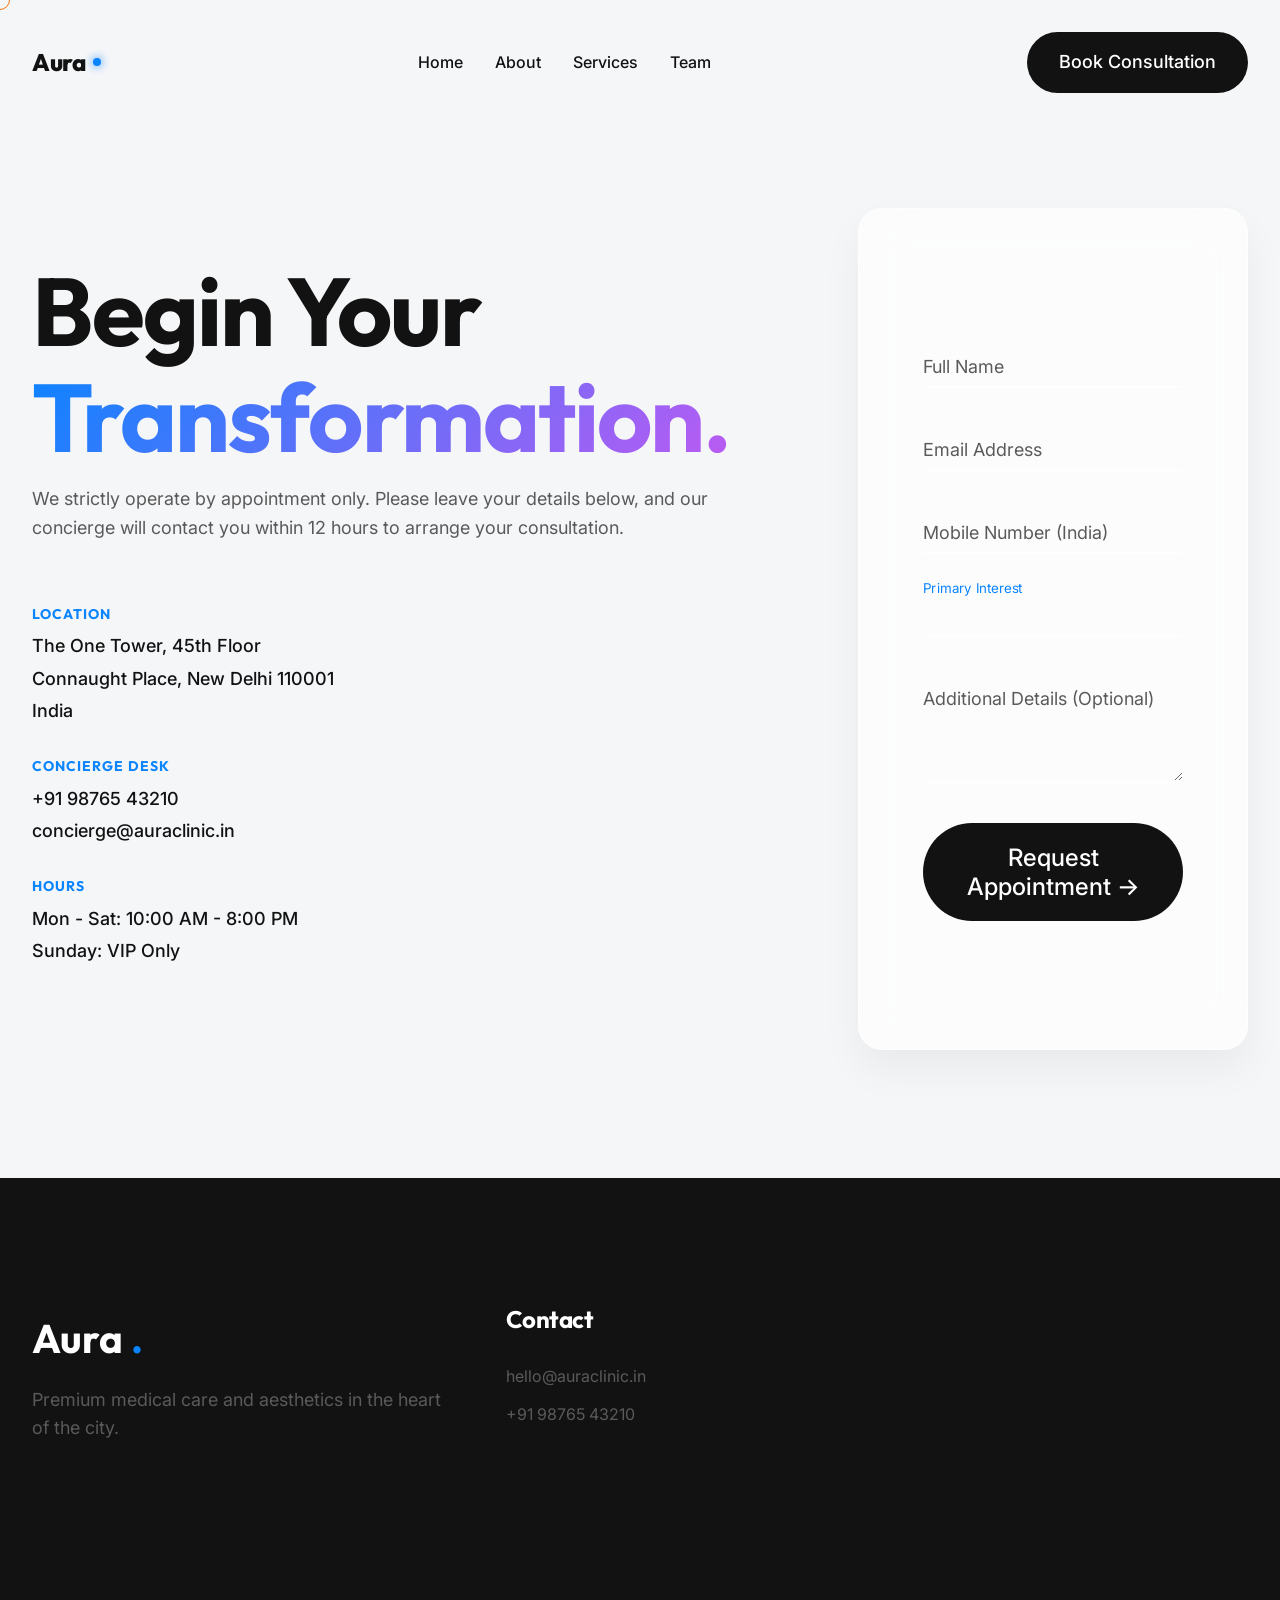
<file: contact.html>
<!DOCTYPE html>
<html lang="en">

<head>
    <meta charset="UTF-8">
    <meta name="viewport" content="width=device-width, initial-scale=1.0">
    <title>Aura | Contact Us</title>
    <meta name="description" content="Reach out to Aura Clinic to schedule your premium consultation.">
    <link rel="stylesheet" href="css/style.css">
    <link rel="stylesheet" href="css/contact.css">
</head>

<body>

    <!-- Global Nav -->
    <nav class="navbar">
        <div class="container navbar-inner">
            <a href="index.html" class="logo">
                Aura <span class="logo-dot"></span>
            </a>
            <div class="nav-links">
                <a href="index.html" class="nav-link">Home</a>
                <a href="about.html" class="nav-link">About</a>
                <a href="services.html" class="nav-link">Services</a>
                <a href="team.html" class="nav-link">Team</a>
            </div>
            <a href="contact.html" class="btn btn-primary nav-cta">Book Consultation</a>
        </div>
    </nav>

    <!-- Contact Section -->
    <section class="section wrapper-contact pt-nav">
        <div class="hero-bg" data-parallax="0.2">
            <div class="glow-orb orb-1" style="background:var(--color-accent-blue); opacity:0.2; top:0; left:50%;">
            </div>
        </div>

        <div class="container relative z-10">
            <div class="contact-grid">

                <!-- Info Panel -->
                <div class="contact-info reveal-up">
                    <h1 class="mb-sm">Begin Your <br><span class="text-gradient">Transformation.</span></h1>
                    <p class="text-lg mb-lg">We strictly operate by appointment only. Please leave your details below,
                        and our concierge will contact you within 12 hours to arrange your consultation.</p>

                    <div class="contact-details mt-xl">
                        <div class="detail-block mb-md">
                            <h4 class="mb-xs">Location</h4>
                            <p>The One Tower, 45th Floor<br>Connaught Place, New Delhi 110001<br>India</p>
                        </div>
                        <div class="detail-block mb-md">
                            <h4 class="mb-xs">Concierge Desk</h4>
                            <p>+91 98765 43210<br>concierge@auraclinic.in</p>
                        </div>
                        <div class="detail-block mb-md">
                            <h4 class="mb-xs">Hours</h4>
                            <p>Mon - Sat: 10:00 AM - 8:00 PM<br>Sunday: VIP Only</p>
                        </div>
                    </div>
                </div>

                <!-- Form Panel -->
                <div class="contact-form-wrapper glass-panel reveal-up is-delayed">
                    <form class="contact-form">

                        <div class="form-group slide-up">
                            <input type="text" id="name" required class="form-input" placeholder=" ">
                            <label for="name" class="form-label">Full Name</label>
                        </div>

                        <div class="form-group slide-up">
                            <input type="email" id="email" required class="form-input" placeholder=" ">
                            <label for="email" class="form-label">Email Address</label>
                        </div>

                        <div class="form-group slide-up">
                            <input type="tel" id="mobile" required class="form-input" placeholder=" ">
                            <label for="mobile" class="form-label">Mobile Number (India)</label>
                        </div>

                        <div class="form-group slide-up">
                            <select id="interest" required class="form-input" placeholder=" ">
                                <option value="" disabled selected></option>
                                <option value="longevity">Longevity & Performance</option>
                                <option value="aesthetics">Aesthetic Dermatology</option>
                                <option value="regenerative">Regenerative Therapies</option>
                                <option value="other">General Consultation</option>
                            </select>
                            <label for="interest" class="form-label">Primary Interest</label>
                        </div>

                        <div class="form-group slide-up">
                            <textarea id="message" rows="4" class="form-input" placeholder=" "></textarea>
                            <label for="message" class="form-label">Additional Details (Optional)</label>
                        </div>

                        <button type="submit" class="btn btn-primary btn-submit mt-sm slide-up">Request Appointment
                            &rarr;</button>
                    </form>
                </div>

            </div>
        </div>
    </section>

    <!-- Global Footer -->
    <footer class="footer">
        <div class="container">
            <div class="footer-grid">
                <div class="footer-col reveal-up">
                    <div class="footer-logo">Aura <span style="color:var(--color-accent-blue)">.</span></div>
                    <p style="color: var(--color-text-secondary); margin-top:1rem;">Premium medical care and aesthetics
                        in the heart of the city.</p>
                </div>
                <div class="footer-col reveal-up">
                    <h4 class="footer-heading">Contact</h4>
                    <p class="footer-link">hello@auraclinic.in</p>
                    <p class="footer-link">+91 98765 43210</p>
                </div>
            </div>
            <div class="footer-bottom reveal-up">
                <p>&copy; 2026 Aura Clinic. All rights reserved.</p>
            </div>
        </div>
    </footer>

    <script src="js/main.js"></script>
</body>

</html>
</file>
<file: css/style.css>
@import './base.css';
@import './layout.css';
@import './effects.css';

/* Site specific component styles */

/* Buttons */
.btn {
    display: inline-flex;
    align-items: center;
    justify-content: center;
    padding: 1rem 2rem;
    border-radius: var(--radius-full);
    font-family: var(--font-primary);
    font-weight: 500;
    font-size: var(--text-base);
    text-decoration: none;
    transition: all 0.3s var(--ease-spring);
    position: relative;
    overflow: hidden;
    cursor: pointer;
}

.btn-primary {
    background: var(--color-text-primary);
    color: var(--color-surface);
}

.btn-primary:hover {
    transform: translateY(-2px);
    box-shadow: 0 10px 20px rgba(0, 0, 0, 0.1);
    background: #000;
}

.btn-glass {
    background: var(--color-glass-light);
    backdrop-filter: blur(10px);
    border: 1px solid var(--color-glass-border);
    color: var(--color-text-primary);
}

.btn-glass:hover {
    background: white;
    transform: translateY(-2px);
    box-shadow: 0 10px 30px var(--color-glass-shadow);
}

/* Specific section paddings */
.pt-nav {
    padding-top: calc(80px + var(--space-xl));
}

/* Text Utilities */
.text-gradient {
    background: linear-gradient(135deg, var(--color-accent-blue), var(--color-accent-purple));
    -webkit-background-clip: text;
    -webkit-text-fill-color: transparent;
    background-clip: text;
    color: transparent;
}

.text-center {
    text-align: center;
}

.mb-xs {
    margin-bottom: var(--space-xs);
}

.mb-sm {
    margin-bottom: var(--space-sm);
}

.mb-md {
    margin-bottom: var(--space-md);
}

.mb-lg {
    margin-bottom: var(--space-lg);
}

.mb-xl {
    margin-bottom: var(--space-xl);
}
</file>
<file: css/contact.css>
/* Contact Specific Styles */

.wrapper-contact {
    min-height: 90vh;
    display: flex;
    align-items: center;
}

.contact-grid {
    display: grid;
    grid-template-columns: 1fr 1fr;
    gap: var(--space-xl);
    align-items: stretch;
}

.contact-info {
    display: flex;
    flex-direction: column;
    justify-content: center;
}

.detail-block h4 {
    color: var(--color-accent-blue);
    text-transform: uppercase;
    letter-spacing: 1px;
    font-size: var(--text-xs);
}

.detail-block p {
    color: var(--color-text-primary);
    font-weight: 500;
    line-height: 1.8;
}

/* Form Styles */
.contact-form-wrapper {
    padding: var(--space-xl) var(--space-lg);
}

.contact-form {
    display: flex;
    flex-direction: column;
    gap: var(--space-md);
}

.form-group {
    position: relative;
    width: 100%;
}

.form-input {
    width: 100%;
    padding: 1.25rem 0 0.5rem;
    background: transparent;
    border: none;
    border-bottom: 2px solid var(--color-glass-border);
    color: var(--color-text-primary);
    font-family: var(--font-primary);
    font-size: var(--text-base);
    transition: all 0.3s ease;
    outline: none;
}

/* Select specifically needs some resetting */
select.form-input {
    appearance: none;
    cursor: pointer;
}

.form-input:focus {
    border-bottom-color: var(--color-accent-blue);
}

.form-label {
    position: absolute;
    top: 1rem;
    left: 0;
    font-size: var(--text-base);
    color: var(--color-text-secondary);
    pointer-events: none;
    transition: all 0.3s var(--ease-spring);
    transform-origin: left top;
}

/* Float label mechanic using placeholder-shown pseudo */
.form-input:focus~.form-label,
.form-input:not(:placeholder-shown)~.form-label {
    top: -0.5rem;
    transform: scale(0.75);
    color: var(--color-accent-blue);
}

.btn-submit {
    width: 100%;
    padding: 1.25rem;
    font-size: var(--text-lg);
    display: flex;
    justify-content: space-between;
    align-items: center;
}

/* Staggered slide ups for form elements */
.slide-up {
    opacity: 0;
    transform: translateY(20px);
    animation: slideUpFade 0.6s var(--ease-smooth) forwards;
}

.slide-up:nth-child(1) {
    animation-delay: 0.8s;
}

.slide-up:nth-child(2) {
    animation-delay: 0.9s;
}

.slide-up:nth-child(3) {
    animation-delay: 1.0s;
}

.slide-up:nth-child(4) {
    animation-delay: 1.1s;
}

.slide-up:nth-child(5) {
    animation-delay: 1.2s;
}

.slide-up:nth-child(6) {
    animation-delay: 1.3s;
}

@keyframes slideUpFade {
    to {
        opacity: 1;
        transform: translateY(0);
    }
}

@media (max-width: 900px) {
    .contact-grid {
        grid-template-columns: 1fr;
    }

    .contact-form-wrapper {
        padding: var(--space-md);
    }
}
</file>
